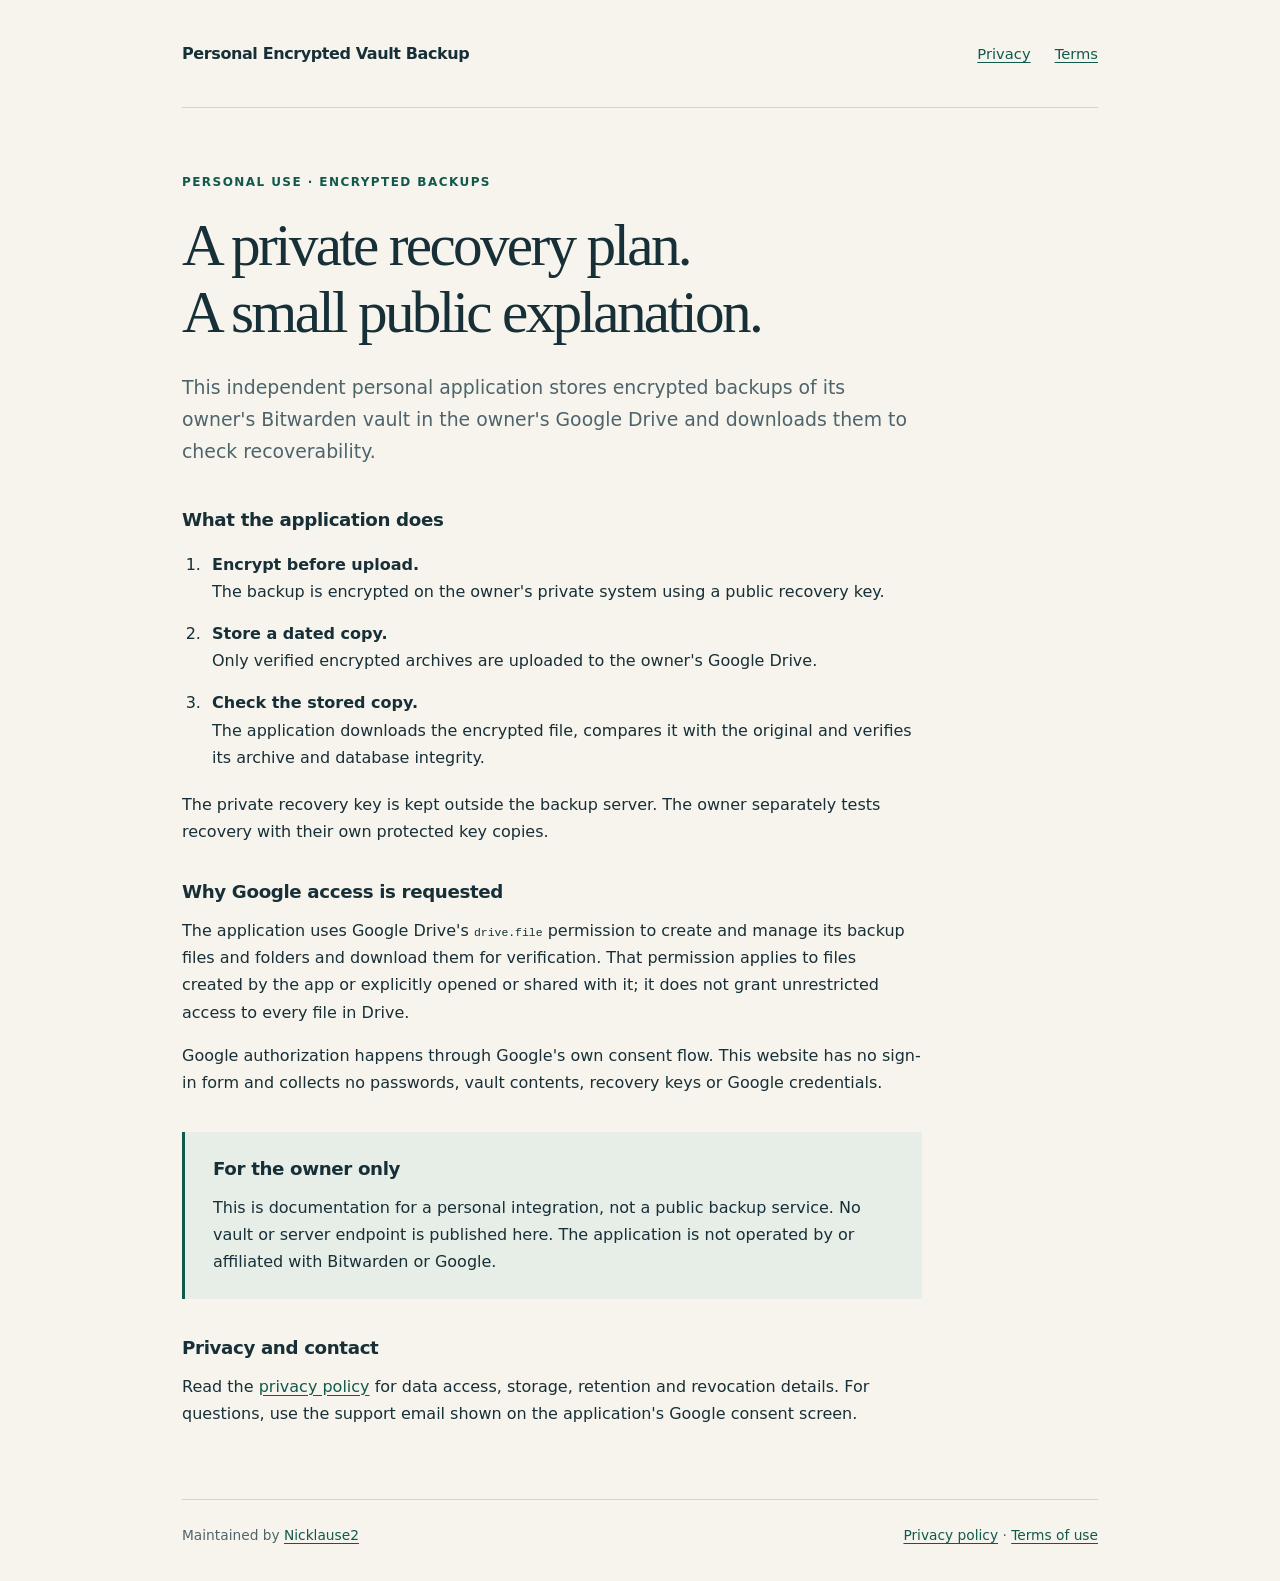
<file: index.html>
<!doctype html>
<html lang="en">
<head>
  <meta charset="utf-8">
  <meta name="viewport" content="width=device-width,initial-scale=1">
  <meta name="referrer" content="no-referrer">
  <meta http-equiv="Content-Security-Policy" content="default-src 'none'; style-src 'self'; base-uri 'none'; form-action 'none'">
  <meta name="description" content="A personal application for storing and verifying encrypted vault backups in Google Drive.">
  <meta name="google-site-verification" content="KWPBJwChhaJ5TDrbubXSeS6f4nQ_r8QSkWw0SSWKAOY" />
  <title>Personal Encrypted Vault Backup</title>
  <link rel="canonical" href="https://nicklause2.github.io/">
  <link rel="stylesheet" href="./style.css">
</head>
<body>
  <div class="page">
    <header><a class="brand" href="./">Personal Encrypted Vault Backup</a><nav aria-label="Main"><a href="./privacy/">Privacy</a><a href="./terms/">Terms</a></nav></header>
    <main>
      <p class="eyebrow">Personal use · Encrypted backups</p>
      <h1>A private recovery plan.<br>A small public explanation.</h1>
      <p class="intro">This independent personal application stores encrypted backups of its owner's Bitwarden vault in the owner's Google Drive and downloads them to check recoverability.</p>
      <section aria-labelledby="purpose">
        <h2 id="purpose">What the application does</h2>
        <ol class="steps">
          <li><strong>Encrypt before upload.</strong> The backup is encrypted on the owner's private system using a public recovery key.</li>
          <li><strong>Store a dated copy.</strong> Only verified encrypted archives are uploaded to the owner's Google Drive.</li>
          <li><strong>Check the stored copy.</strong> The application downloads the encrypted file, compares it with the original and verifies its archive and database integrity.</li>
        </ol>
        <p>The private recovery key is kept outside the backup server. The owner separately tests recovery with their own protected key copies.</p>
      </section>
      <section aria-labelledby="access">
        <h2 id="access">Why Google access is requested</h2>
        <p>The application uses Google Drive's <code>drive.file</code> permission to create and manage its backup files and folders and download them for verification. That permission applies to files created by the app or explicitly opened or shared with it; it does not grant unrestricted access to every file in Drive.</p>
        <p>Google authorization happens through Google's own consent flow. This website has no sign-in form and collects no passwords, vault contents, recovery keys or Google credentials.</p>
      </section>
      <aside><h2>For the owner only</h2><p>This is documentation for a personal integration, not a public backup service. No vault or server endpoint is published here. The application is not operated by or affiliated with Bitwarden or Google.</p></aside>
      <section aria-labelledby="contact"><h2 id="contact">Privacy and contact</h2><p>Read the <a href="./privacy/">privacy policy</a> for data access, storage, retention and revocation details. For questions, use the support email shown on the application's Google consent screen.</p></section>
    </main>
    <footer><span>Maintained by <a href="https://github.com/Nicklause2">Nicklause2</a></span><span><a href="./privacy/">Privacy policy</a> · <a href="./terms/">Terms of use</a></span></footer>
  </div>
</body>
</html>
</file>
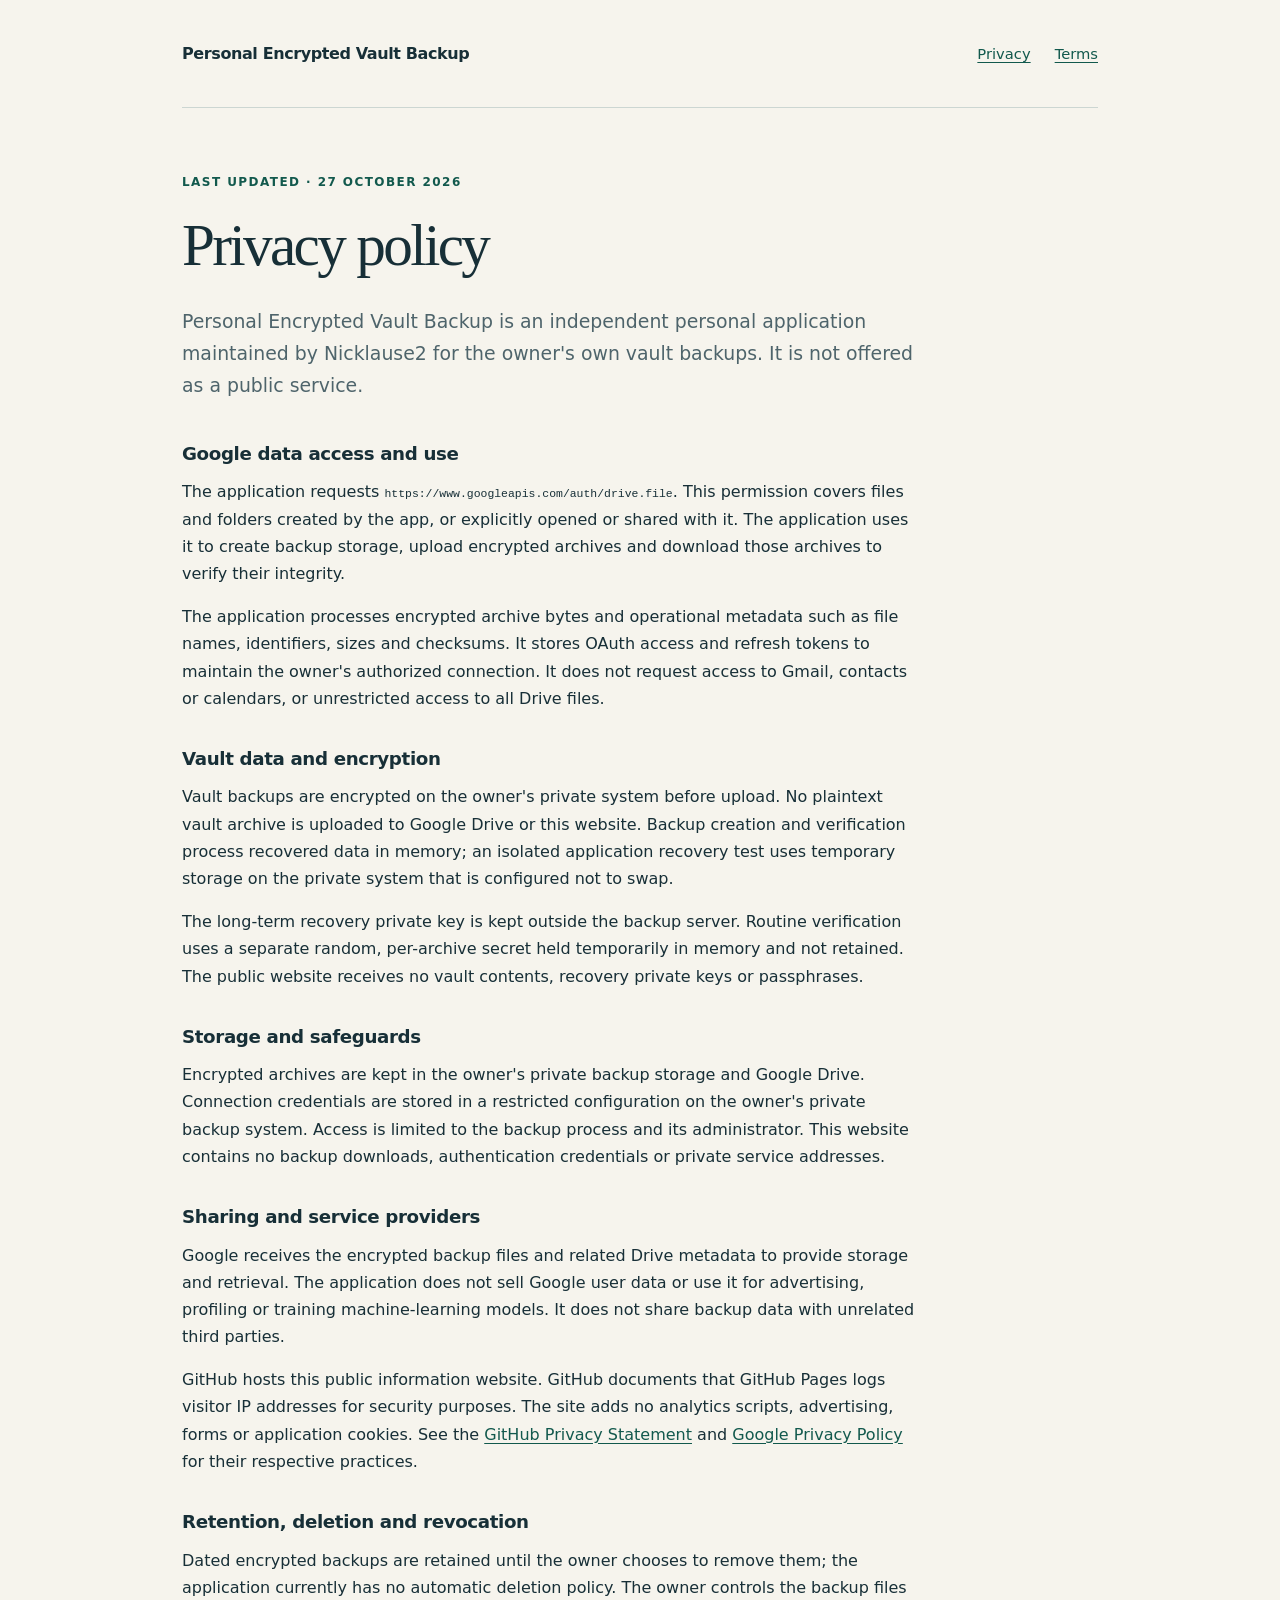
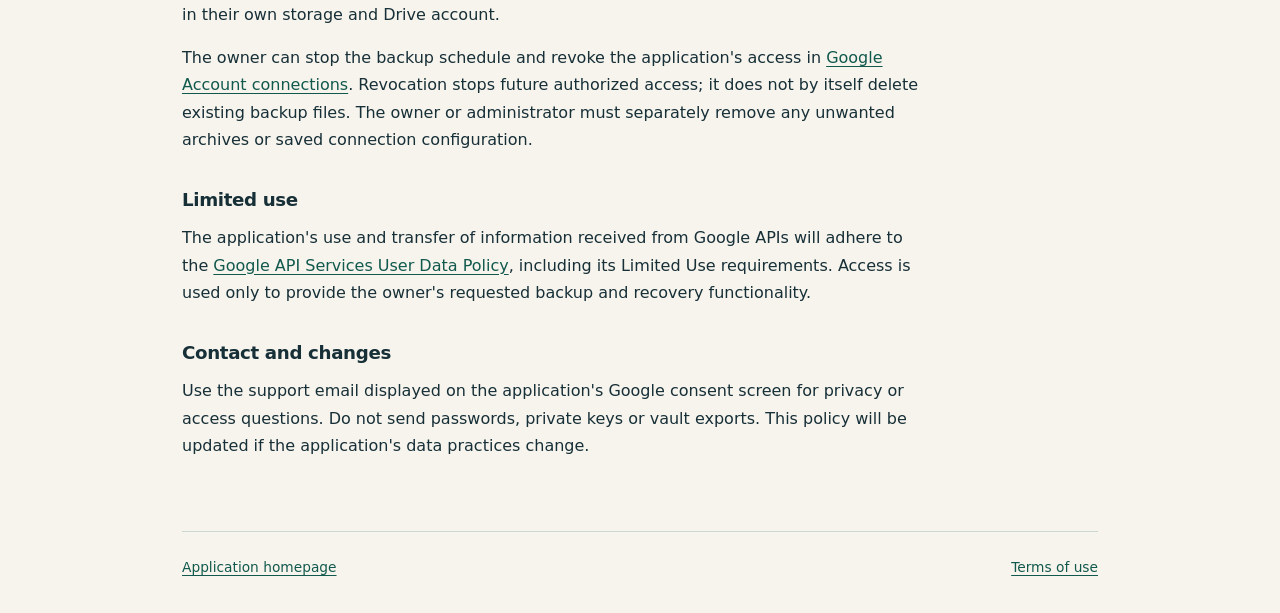
<file: privacy/index.html>
<!doctype html>
<html lang="en">
<head>
  <meta charset="utf-8">
  <meta name="viewport" content="width=device-width,initial-scale=1">
  <meta name="referrer" content="no-referrer">
  <meta http-equiv="Content-Security-Policy" content="default-src 'none'; style-src 'self'; base-uri 'none'; form-action 'none'">
  <meta name="description" content="How Personal Encrypted Vault Backup accesses, uses and stores Google Drive data.">
  <title>Privacy policy · Personal Encrypted Vault Backup</title>
  <link rel="canonical" href="https://nicklause2.github.io/privacy/">
  <link rel="stylesheet" href="../style.css">
</head>
<body>
  <div class="page">
    <header><a class="brand" href="../">Personal Encrypted Vault Backup</a><nav aria-label="Main"><a href="./" aria-current="page">Privacy</a><a href="../terms/">Terms</a></nav></header>
    <main>
      <p class="eyebrow">Last updated · 27 October 2026</p>
      <h1>Privacy policy</h1>
      <p class="intro">Personal Encrypted Vault Backup is an independent personal application maintained by Nicklause2 for the owner's own vault backups. It is not offered as a public service.</p>
      <section><h2>Google data access and use</h2><p>The application requests <code>https://www.googleapis.com/auth/drive.file</code>. This permission covers files and folders created by the app, or explicitly opened or shared with it. The application uses it to create backup storage, upload encrypted archives and download those archives to verify their integrity.</p><p>The application processes encrypted archive bytes and operational metadata such as file names, identifiers, sizes and checksums. It stores OAuth access and refresh tokens to maintain the owner's authorized connection. It does not request access to Gmail, contacts or calendars, or unrestricted access to all Drive files.</p></section>
      <section><h2>Vault data and encryption</h2><p>Vault backups are encrypted on the owner's private system before upload. No plaintext vault archive is uploaded to Google Drive or this website. Backup creation and verification process recovered data in memory; an isolated application recovery test uses temporary storage on the private system that is configured not to swap.</p><p>The long-term recovery private key is kept outside the backup server. Routine verification uses a separate random, per-archive secret held temporarily in memory and not retained. The public website receives no vault contents, recovery private keys or passphrases.</p></section>
      <section><h2>Storage and safeguards</h2><p>Encrypted archives are kept in the owner's private backup storage and Google Drive. Connection credentials are stored in a restricted configuration on the owner's private backup system. Access is limited to the backup process and its administrator. This website contains no backup downloads, authentication credentials or private service addresses.</p></section>
      <section><h2>Sharing and service providers</h2><p>Google receives the encrypted backup files and related Drive metadata to provide storage and retrieval. The application does not sell Google user data or use it for advertising, profiling or training machine-learning models. It does not share backup data with unrelated third parties.</p><p>GitHub hosts this public information website. GitHub documents that GitHub Pages logs visitor IP addresses for security purposes. The site adds no analytics scripts, advertising, forms or application cookies. See the <a href="https://docs.github.com/en/site-policy/privacy-policies/github-general-privacy-statement">GitHub Privacy Statement</a> and <a href="https://policies.google.com/privacy">Google Privacy Policy</a> for their respective practices.</p></section>
      <section><h2>Retention, deletion and revocation</h2><p>Dated encrypted backups are retained until the owner chooses to remove them; the application currently has no automatic deletion policy. The owner controls the backup files in their own storage and Drive account.</p><p>The owner can stop the backup schedule and revoke the application's access in <a href="https://myaccount.google.com/connections">Google Account connections</a>. Revocation stops future authorized access; it does not by itself delete existing backup files. The owner or administrator must separately remove any unwanted archives or saved connection configuration.</p></section>
      <section><h2>Limited use</h2><p>The application's use and transfer of information received from Google APIs will adhere to the <a href="https://developers.google.com/terms/api-services-user-data-policy">Google API Services User Data Policy</a>, including its Limited Use requirements. Access is used only to provide the owner's requested backup and recovery functionality.</p></section>
      <section><h2>Contact and changes</h2><p>Use the support email displayed on the application's Google consent screen for privacy or access questions. Do not send passwords, private keys or vault exports. This policy will be updated if the application's data practices change.</p></section>
    </main>
    <footer><a href="../">Application homepage</a><a href="../terms/">Terms of use</a></footer>
  </div>
</body>
</html>
</file>
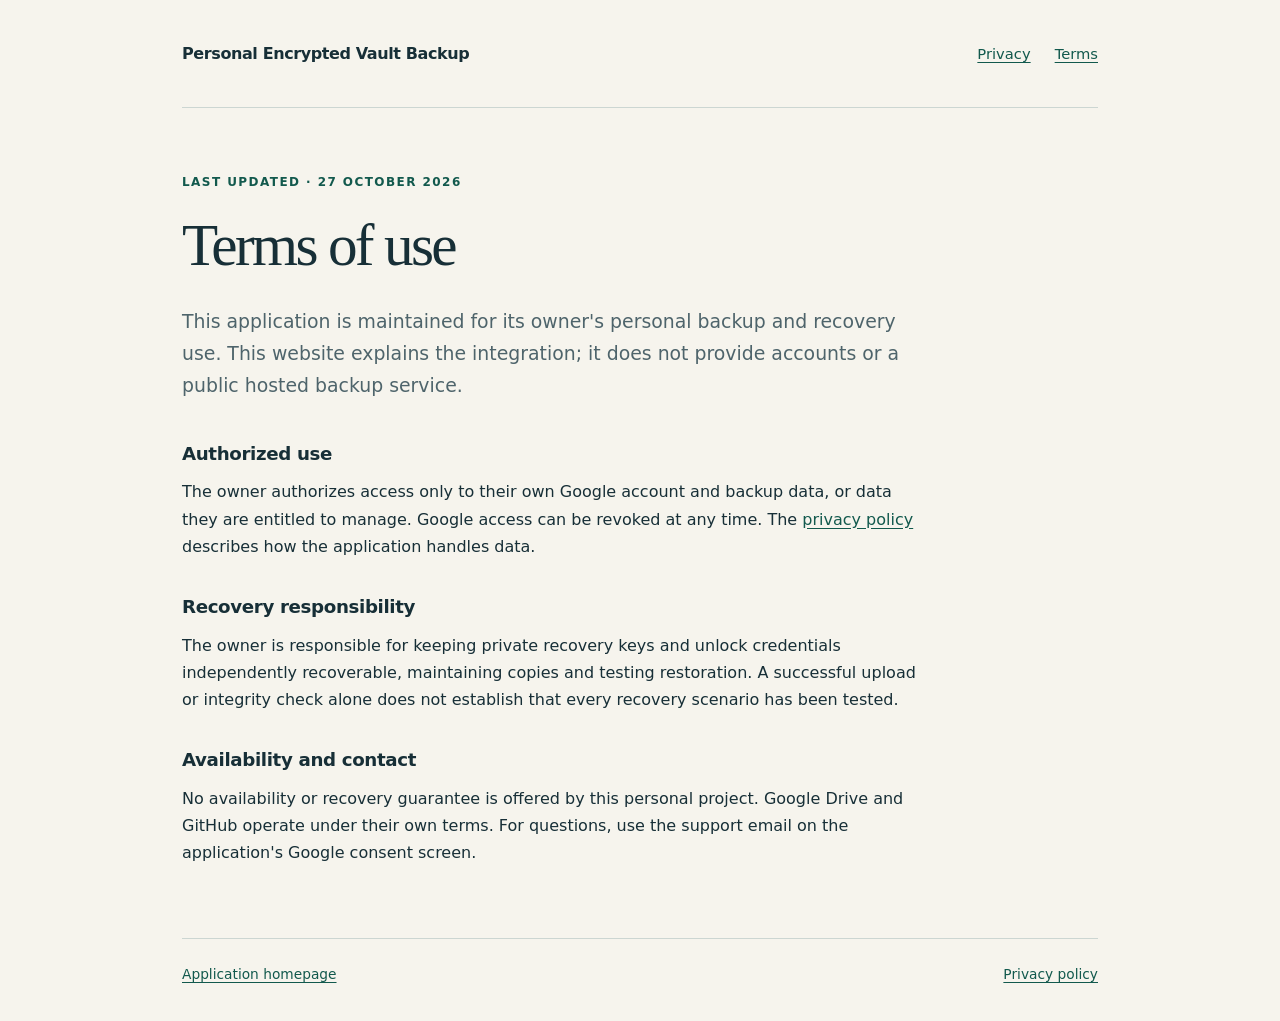
<file: terms/index.html>
<!doctype html>
<html lang="en">
<head>
  <meta charset="utf-8">
  <meta name="viewport" content="width=device-width,initial-scale=1">
  <meta name="referrer" content="no-referrer">
  <meta http-equiv="Content-Security-Policy" content="default-src 'none'; style-src 'self'; base-uri 'none'; form-action 'none'">
  <meta name="description" content="Personal-use terms for Personal Encrypted Vault Backup.">
  <title>Terms of use · Personal Encrypted Vault Backup</title>
  <link rel="canonical" href="https://nicklause2.github.io/terms/">
  <link rel="stylesheet" href="../style.css">
</head>
<body>
  <div class="page">
    <header><a class="brand" href="../">Personal Encrypted Vault Backup</a><nav aria-label="Main"><a href="../privacy/">Privacy</a><a href="./" aria-current="page">Terms</a></nav></header>
    <main>
      <p class="eyebrow">Last updated · 27 October 2026</p>
      <h1>Terms of use</h1>
      <p class="intro">This application is maintained for its owner's personal backup and recovery use. This website explains the integration; it does not provide accounts or a public hosted backup service.</p>
      <section><h2>Authorized use</h2><p>The owner authorizes access only to their own Google account and backup data, or data they are entitled to manage. Google access can be revoked at any time. The <a href="../privacy/">privacy policy</a> describes how the application handles data.</p></section>
      <section><h2>Recovery responsibility</h2><p>The owner is responsible for keeping private recovery keys and unlock credentials independently recoverable, maintaining copies and testing restoration. A successful upload or integrity check alone does not establish that every recovery scenario has been tested.</p></section>
      <section><h2>Availability and contact</h2><p>No availability or recovery guarantee is offered by this personal project. Google Drive and GitHub operate under their own terms. For questions, use the support email on the application's Google consent screen.</p></section>
    </main>
    <footer><a href="../">Application homepage</a><a href="../privacy/">Privacy policy</a></footer>
  </div>
</body>
</html>
</file>
<file: style.css>
:root{color-scheme:light;--ink:#172f37;--muted:#4e646b;--paper:#f6f4ed;--line:#ccd6d2;--accent:#12594d}
*{box-sizing:border-box}body{margin:0;background:var(--paper);color:var(--ink);font-family:system-ui,-apple-system,"Segoe UI",sans-serif;line-height:1.7}.page{max-width:980px;margin:0 auto;padding:0 32px}a{color:var(--accent);text-underline-offset:.2em}a:hover{text-decoration-thickness:2px}a:focus-visible{outline:3px solid var(--accent);outline-offset:5px;border-radius:2px}header{display:flex;justify-content:space-between;gap:24px;align-items:center;min-height:108px;border-bottom:1px solid var(--line)}.brand{font-weight:700;text-decoration:none;color:var(--ink);letter-spacing:-.025em}nav{display:flex;gap:24px;font-size:.92rem}main{padding:64px 0 56px;max-width:740px}h1{font-family:Georgia,"Times New Roman",serif;font-weight:400;font-size:clamp(2.4rem,5.2vw,3.7rem);line-height:1.12;letter-spacing:-.045em;margin:20px 0 26px}h2{font-size:1.14rem;line-height:1.4;margin:0 0 12px;letter-spacing:-.02em}.eyebrow{font-size:.75rem;letter-spacing:.12em;text-transform:uppercase;color:var(--accent);font-weight:650;margin:0}.intro{font-size:1.18rem;color:var(--muted);line-height:1.7;margin:0 0 40px}section{margin-top:34px}p{margin:0 0 16px}.steps{margin:18px 0 20px;padding-left:24px}.steps li{margin-bottom:15px;padding-left:6px}.steps strong{display:block}aside{margin:36px 0;padding:24px 28px;background:#e7eee8;border-left:3px solid var(--accent)}aside p{margin:0}code{font-size:.88em;overflow-wrap:anywhere}footer{border-top:1px solid var(--line);padding:24px 0 34px;display:flex;justify-content:space-between;gap:20px;color:var(--muted);font-size:.86rem}@media(max-width:540px){.page{padding:0 22px}header{align-items:flex-start;flex-direction:column;gap:10px;padding:24px 0;min-height:0}nav{gap:20px}main{padding:40px 0}footer{flex-direction:column;gap:8px}aside{padding:20px}}
</file>
